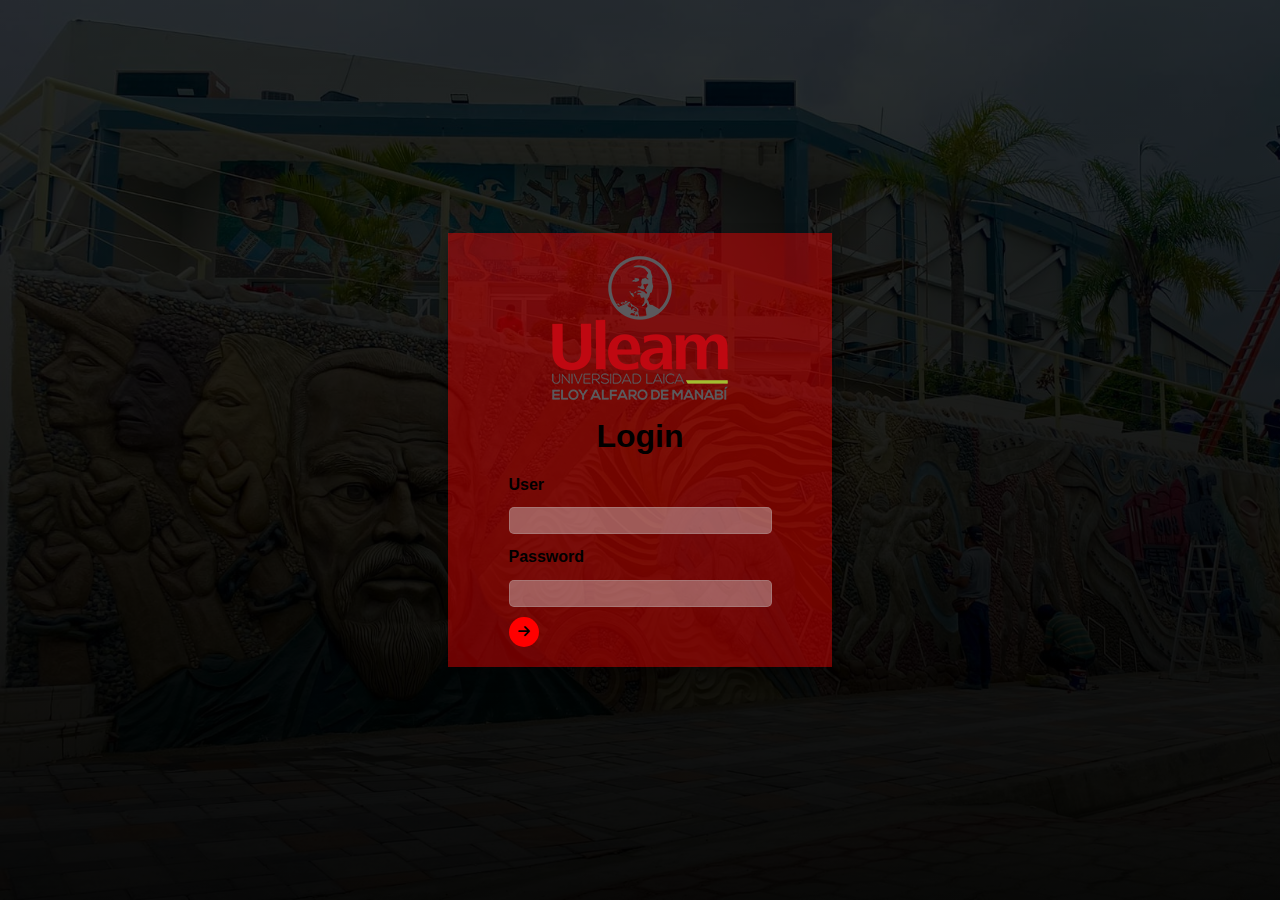
<file: index.html>
<!DOCTYPE html>
<html lang="es">
<head>
    <meta charset="UTF-8">
    <meta name="viewport" content="width=device-width, initial-scale=1.0">
    <link rel="stylesheet" href="stylelogin.css">
    <link rel="stylesheet" href="https://cdnjs.cloudflare.com/ajax/libs/font-awesome/6.7.2/css/all.min.css" integrity="sha512-Evv84Mr4kqVGRNSgIGL/F/aIDqQb7xQ2vcrdIwxfjThSH8CSR7PBEakCr51Ck+w+/U6swU2Im1vVX0SVk9ABhg==" crossorigin="anonymous" referrerpolicy="no-referrer" />
    <title>Login</title>
</head>
<body>
    <div class="container">
        <div class="inner-container">
            <img src="image/LogoUleam.png" alt="Logo Uleam">
            <h1>Login</h1>
            <form action="" id="Formadmin">
                <label for="name">User</label>
                <input type="text" id="name" name="name">
            
                <label for="password">Password</label>
                <input type="password" id="password" name="password">

                <button type="submit" class="save-button"><i class="fa-solid fa-arrow-right"></i></button>
            </form>
        </div>
    </div>
    <script src="js/loginValidation.js"></script>
</body>
</html>
</file>
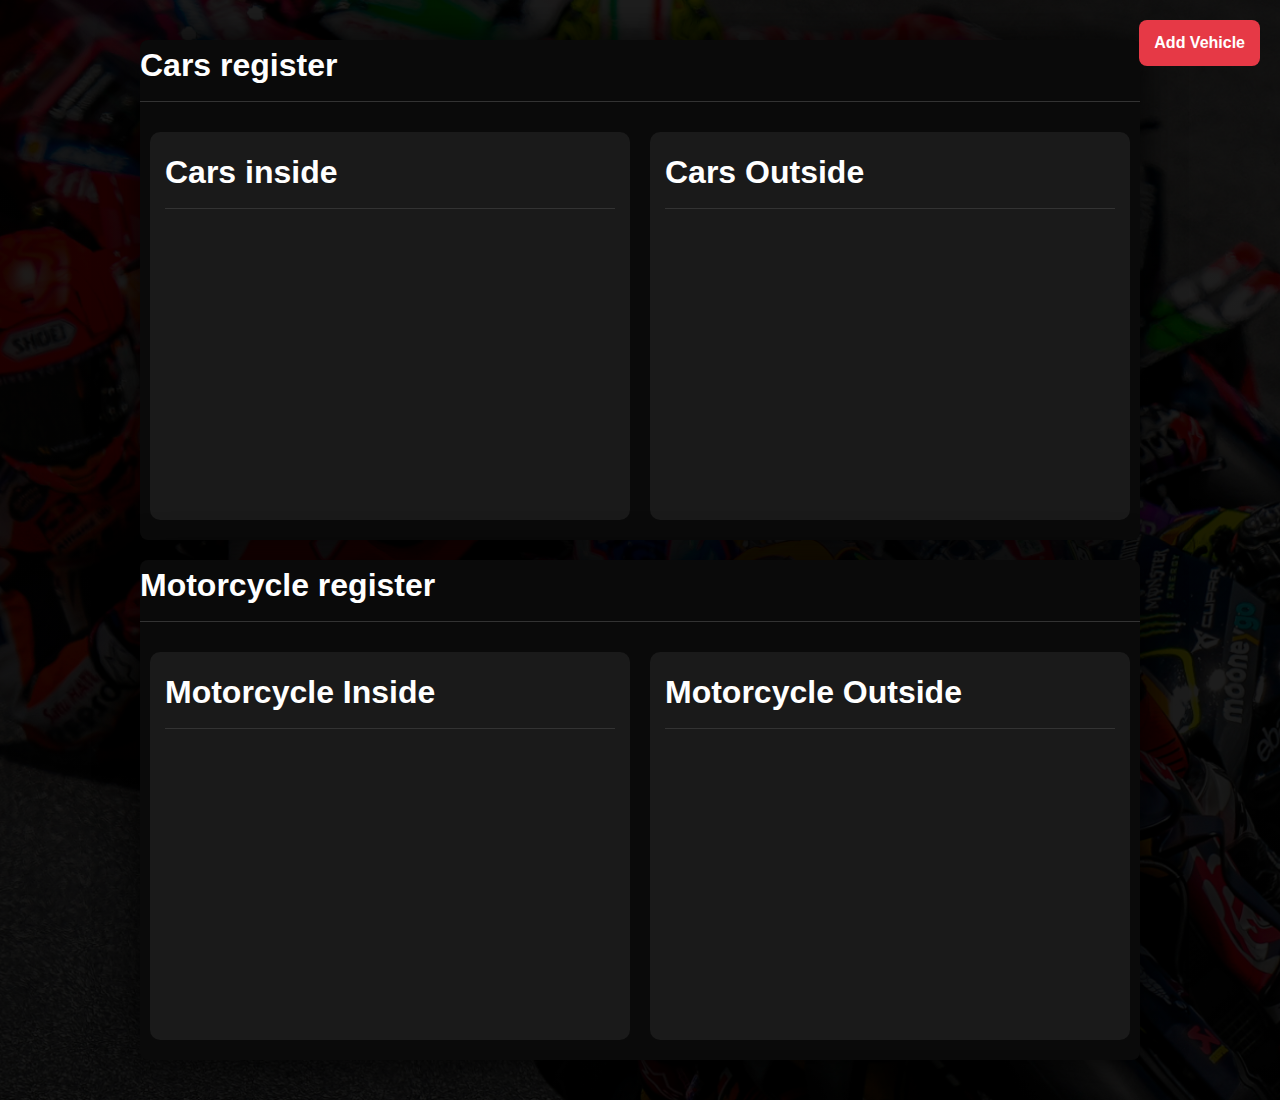
<file: listVehicules.html>
<!DOCTYPE html>
<html lang="en">
<head>
    <meta charset="UTF-8">
    <meta name="viewport" content="width=device-width, initial-scale=1.0">
    <link rel="stylesheet" href="AddVehicleStyle.css">
    <link rel="stylesheet" href="https://cdnjs.cloudflare.com/ajax/libs/font-awesome/6.7.2/css/all.min.css" integrity="sha512-Evv84Mr4kqVGRNSgIGL/F/aIDqQb7xQ2vcrdIwxfjThSH8CSR7PBEakCr51Ck+w+/U6swU2Im1vVX0SVk9ABhg==" crossorigin="anonymous" referrerpolicy="no-referrer" />
    <link rel="stylesheet"
        href="https://cdnjs.cloudflare.com/ajax/libs/animate.css/4.1.1/animate.min.css">
    <title>List Vehicules</title>
</head>
<body>
    <a href="IngresoVehicular.html" class="list-button">Add Vehicle</a>
    <div class="Principalcontainer">
        <div class="container animate__animated animate__backInLeft st" style="flex-direction: column;">
            <h2 class="section-title">Cars register</h2>
            <div class="car-wrapper">
                <div class="carInside">
                    <h2 class="section-title">Cars inside</h2>
                    <div id="car-inside-list"></div>
                </div>

                <div class="carOutside">
                    <h2 class="section-title">Cars Outside</h2>
                    <div id="car-outside-list"></div>
                </div>
            </div>    
        </div>
        <div class="container animate__animated animate__backInLeft" style="flex-direction: column;">
            <h2 class="section-title">Motorcycle register</h2>
            <div class="car-wrapper">
                <div class="motoInside">
                    <h2 class="section-title">Motorcycle Inside</h2>
                    <div id="moto-inside-list"></div>
                </div>
                <div class="motoOutside">
                    <h2 class="section-title">Motorcycle Outside</h2>
                    <div id="moto-outside-list"></div>
                </div>
            </div>
        </div>
    </div>
    <script src="js/ShowVehicles.js"></script>
</body>
</html>
</file>
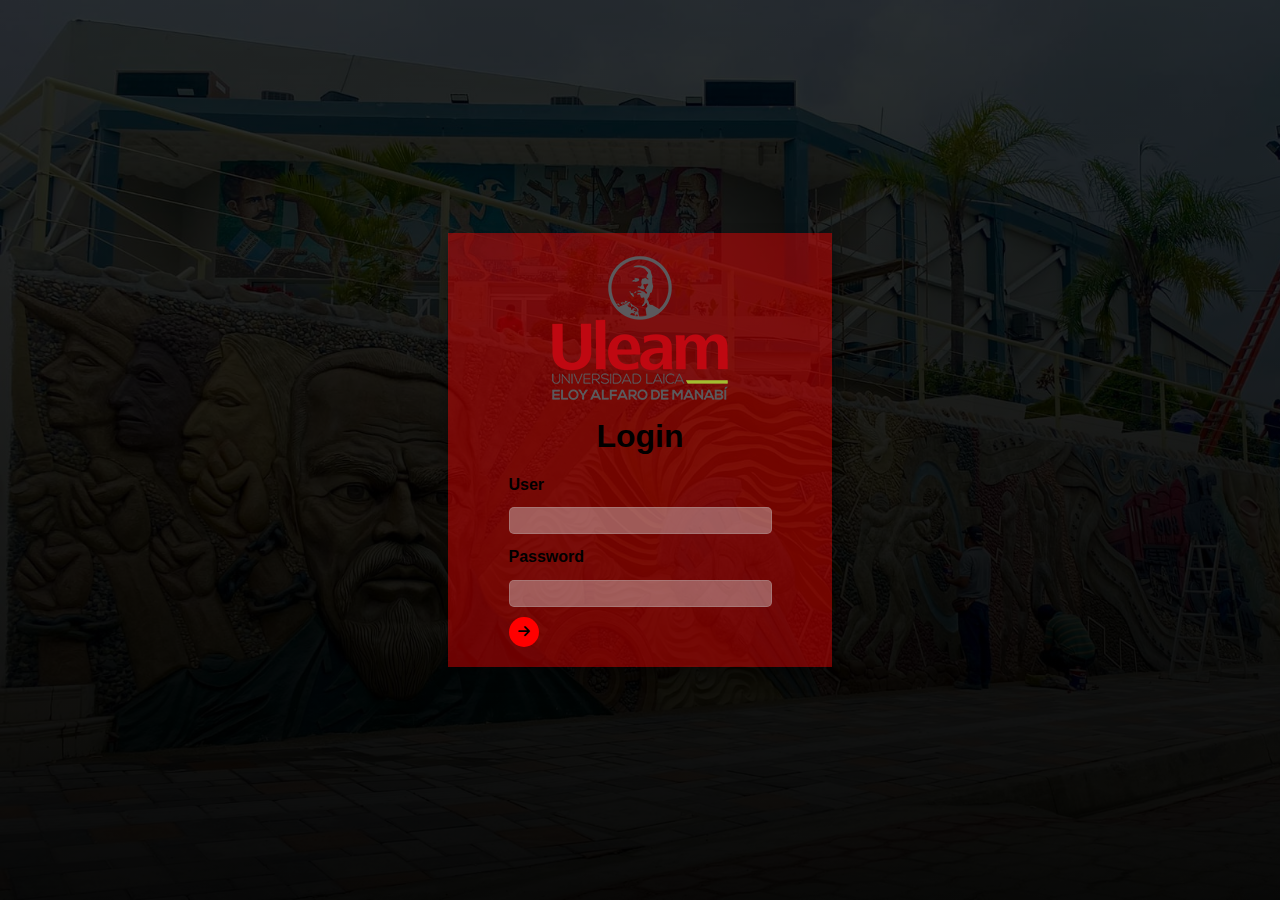
<file: login.html>
<!DOCTYPE html>
<html lang="es">
<head>
    <meta charset="UTF-8">
    <meta name="viewport" content="width=device-width, initial-scale=1.0">
    <link rel="stylesheet" href="stylelogin.css">
    <link rel="stylesheet" href="https://cdnjs.cloudflare.com/ajax/libs/font-awesome/6.7.2/css/all.min.css" integrity="sha512-Evv84Mr4kqVGRNSgIGL/F/aIDqQb7xQ2vcrdIwxfjThSH8CSR7PBEakCr51Ck+w+/U6swU2Im1vVX0SVk9ABhg==" crossorigin="anonymous" referrerpolicy="no-referrer" />
    <title>Login</title>
</head>
<body>
    <div class="container">
        <div class="inner-container">
            <img src="image/LogoUleam.png" alt="Logo Uleam">
            <h1>Login</h1>
            <form action="" id="Formadmin">
                <label for="name">User</label>
                <input type="text" id="name" name="name">
            
                <label for="password">Password</label>
                <input type="password" id="password" name="password">

                <button type="submit" class="save-button"><i class="fa-solid fa-arrow-right"></i></button>
            </form>
        </div>
    </div>
    <script src="loginValidation.js"></script>
</body>
</html>
</file>
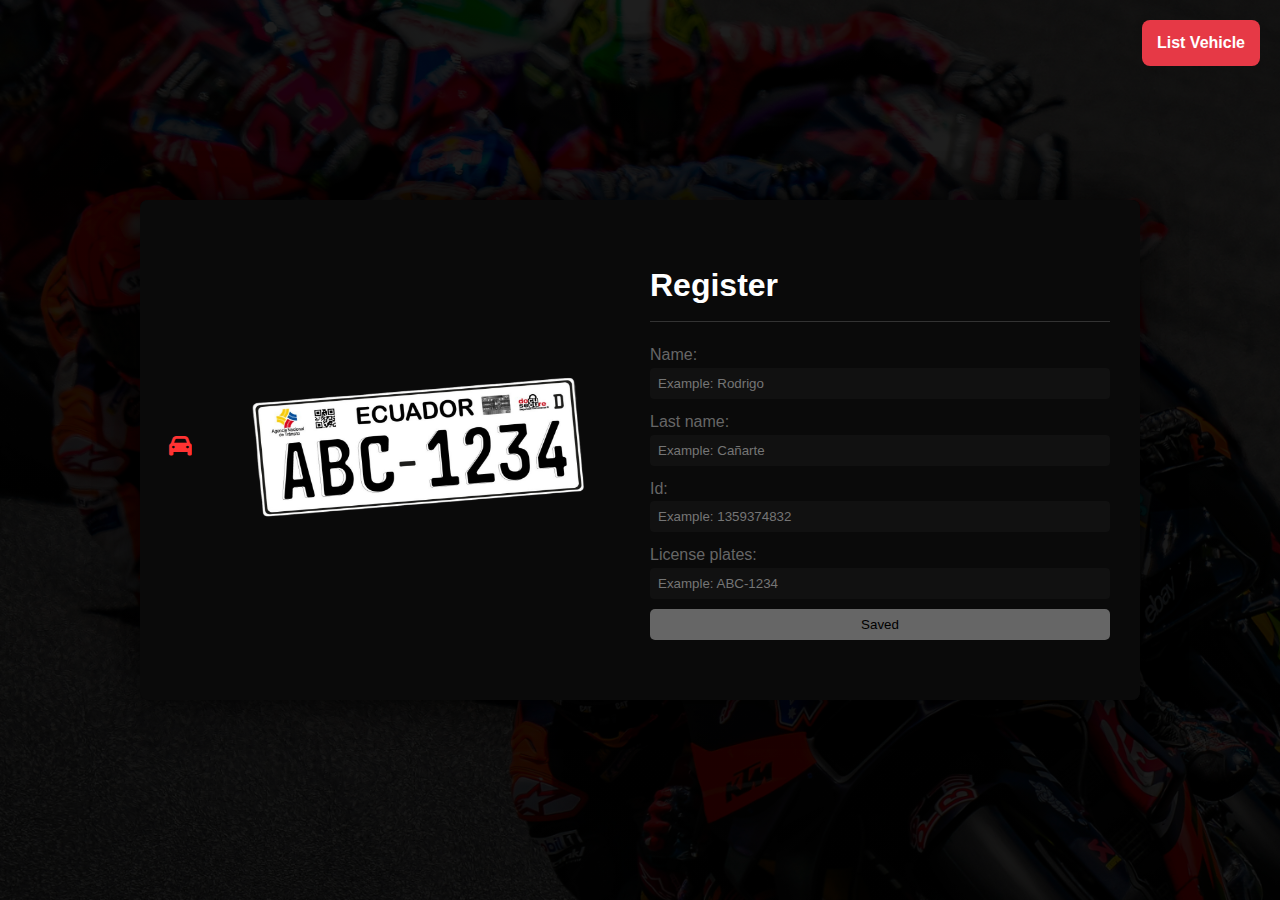
<file: sections/carForm.html>
<!DOCTYPE html>
<html lang="en">
<head>
    <meta charset="UTF-8">
    <meta name="viewport" content="width=device-width, initial-scale=1.0">
    <link rel="stylesheet" href="../AddVehicleStyle.css">
    <link rel="stylesheet" href="https://cdnjs.cloudflare.com/ajax/libs/font-awesome/6.7.2/css/all.min.css" integrity="sha512-Evv84Mr4kqVGRNSgIGL/F/aIDqQb7xQ2vcrdIwxfjThSH8CSR7PBEakCr51Ck+w+/U6swU2Im1vVX0SVk9ABhg==" crossorigin="anonymous" referrerpolicy="no-referrer" />
    <link rel="stylesheet"
        href="https://cdnjs.cloudflare.com/ajax/libs/animate.css/4.1.1/animate.min.css">
    <title>Car Form</title>
</head>
<body>
    <a href="../listVehicules.html" class="list-button">List Vehicle</a>
    <div class="container animate__animated animate__backInLeft">
        <div class="sidebar">
            <div class="nav-icon active-icon"><i 
                class="fa-solid fa-car"></i></div>
        </div>
        <div class="Placa-conteiner">
            <img class="carplaca" src="../image/placaCarro.png" alt="imagen no encontrada">
        </div>
        
        <div class="form-vehicule animate__animated animate__fadeIn">
            <div class="form-inner">
                <h2 class="section-title">Register</h2>
                <form id="carForm">
                <label for="name">Name:</label>
                <input type="text" placeholder="Example: Rodrigo" id="name" name="name" required>

                <label for="lastname">Last name:</label>
                <input type="text" placeholder="Example: Cañarte" id="lastname" name="lastname" required>

                <label for="ID">Id:</label>
                <input type="text" placeholder="Example: 1359374832" name="ID" id="ID" required>

                <label for="licenseplates">License plates:</label>
                <input type="text" placeholder="Example: ABC-1234" name="licenseplates" id="licenseplates" required>

                <button class="save-button" type="submit">Saved</button>
                </form>
            </div>
        </div>
    </div>
    <script src="../validationsForms.js"></script>
</body>
</html>
</file>
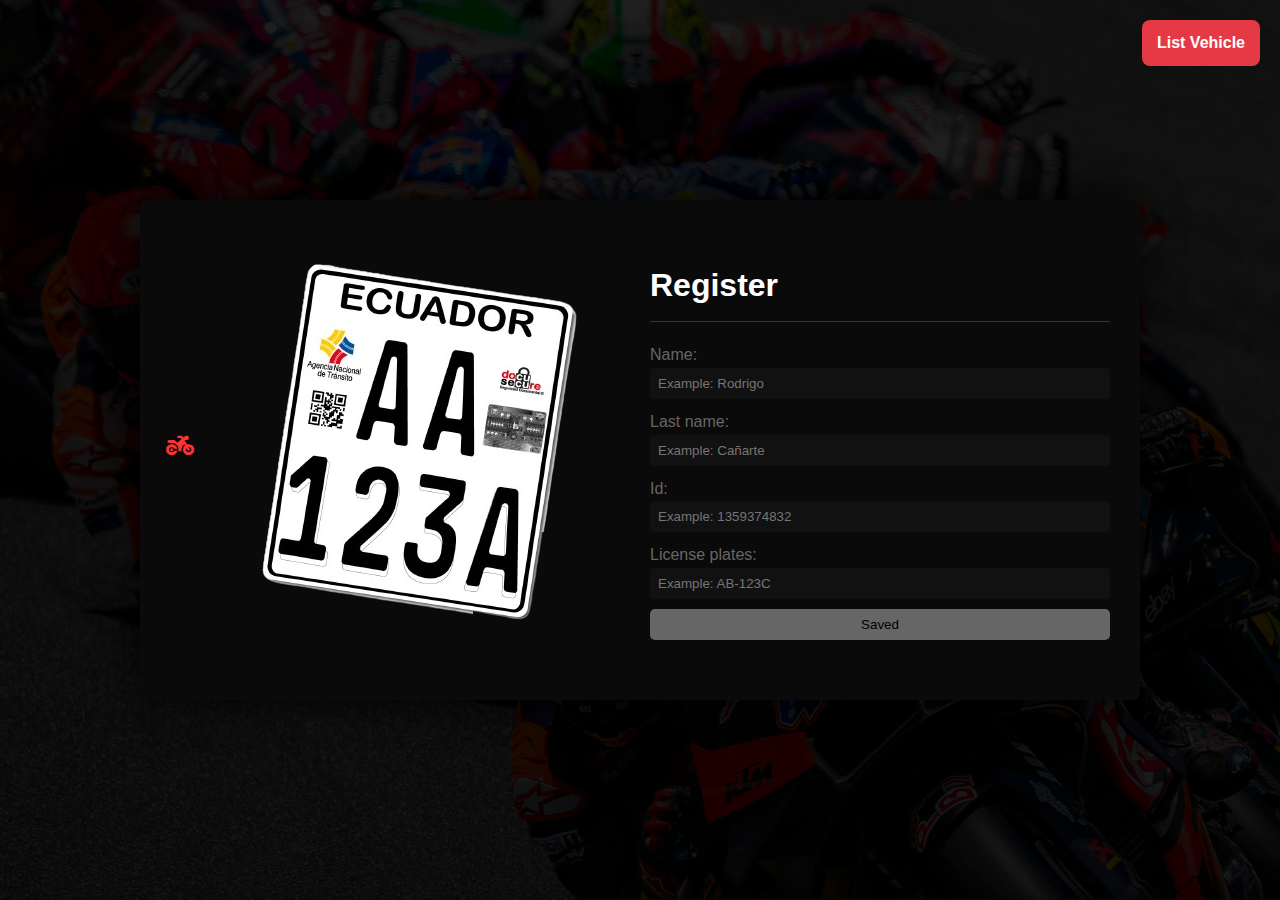
<file: sections/motoForm.html>
<!DOCTYPE html>
<html lang="en">
<head>
    <meta charset="UTF-8">
    <meta name="viewport" content="width=device-width, initial-scale=1.0">
    <link rel="stylesheet" href="../AddVehicleStyle.css">
    <link rel="stylesheet" href="https://cdnjs.cloudflare.com/ajax/libs/font-awesome/6.7.2/css/all.min.css" integrity="sha512-Evv84Mr4kqVGRNSgIGL/F/aIDqQb7xQ2vcrdIwxfjThSH8CSR7PBEakCr51Ck+w+/U6swU2Im1vVX0SVk9ABhg==" crossorigin="anonymous" referrerpolicy="no-referrer" />
    <link rel="stylesheet"
        href="https://cdnjs.cloudflare.com/ajax/libs/animate.css/4.1.1/animate.min.css">
    <title>Motorcycle Form</title>
</head>
<body>
    <a href="../listVehicules.html" class="list-button">List Vehicle</a>
    <div class="container animate__animated animate__backInLeft">
        <div class="sidebar">
            <div class="nav-icon active-icon"><i 
                class="fa-solid fa-motorcycle"></i></div>
        </div>

        <div class="Placa-conteiner">
            <img class="carplac" src="../image/placaMoto.png" alt="imagen no encontrada">
        </div>
        
        <div class="form-vehicule animate__animated animate__fadeIn">
            <div class="form-inner">
                <h2 class="section-title">Register</h2>
                <form id="motoForm">
                <label for="name">Name:</label>
                <input type="text" placeholder="Example: Rodrigo" id="name" name="name" required>

                <label for="lastname">Last name:</label>
                <input type="text" placeholder="Example: Cañarte" id="lastname" name="lastname" required>

                <label for="ID">Id:</label>
                <input type="text" placeholder="Example: 1359374832" name="ID" id="ID" required>

                <label for="licenseplates">License plates:</label>
                <input type="text" placeholder="Example: AB-123C" name="licenseplates" id="licenseplates" required>
                
                <button class="save-button" type="submit">Saved</button>
                </form>
            </div>
        </div>
    </div>
    <script src="../validationsFormsmoto.js"></script>
</body>
</html>
</file>
<file: stylelogin.css>
* {
  margin: 0;
  padding: 0;
  box-sizing: border-box;
  font-family: 'Segoe UI', Tahoma, Geneva, Verdana, sans-serif;
  user-select: none;
}
body{
    background-color: black;
    background-image: linear-gradient(#000000ce, #000000f5), url(image/FondoLogin.jpg);
    background-size: cover;
    line-height: 1.6;
    display: flex;
    justify-content: center;
    align-items: center;
    min-height: 100vh;
    height: 100%;
    margin: 0;
    padding: 0;
}
h1{
    text-align: center;
    color: black;
}

@keyframes slideInFromRight {
    from {
        transform: translateX(100%);
        opacity: 0;
    }
    to {
        transform: translateX(0);
        opacity: 1;
    }
}
.container{
    position: absolute;
    width: 30%;
    background: rgba(255, 0, 0, 0.425);
    padding: 20px;
    display: grid;
    place-items: center;
    border-radius: 0px;
    box-shadow: 0 8px 15px rgba(0, 0, 0, 0.39);
    animation: slideInFromRight 0.5s ease-out forwards;
}
label{
    color: black;
    display: block;
    margin-top: 10px;
    font-weight: bold;
}
input, textarea, button {
    width: 100%;
    padding: 5px;
    margin-top: 10px;
    border: 1px solid #b3a2a25b;
    background-color: #ebebeb5e;
    border-radius: 5px;
}
.save-button {
    width: 30px; 
    height: 30px;
    border: none; 
    border-radius: 50%; 
    background-color: red;
    cursor: pointer; 
}
</file>
<file: AddVehicleStyle.css>
* {
  margin: 0;
  padding: 0;
  box-sizing: border-box;
  font-family: 'Segoe UI', Tahoma, Geneva, Verdana, sans-serif;
  user-select: none;
  scrollbar-width: none;
}

body {
  background-image: linear-gradient(#000000e1, #000000e3), url(image/FondoAddVehicle.jpg);
  background-size: cover;
  background-position: center center;
  background-repeat: no-repeat;
  background-color: #111111;
  color: #ffffff;
  line-height: 1.6;
  display: flex;
  flex-direction: column;
  justify-content: center;
  align-items: center;
  min-height: 100vh;
  height: 100%;
  margin: 0;
  padding: 0;
  scrollbar-width: none;
}

.Principalcontainer{
  display: flex;
  flex-direction: column;
  gap: 20px;
  margin-top: 40px;
  margin-bottom: 40px;
}

.container {
  display: flex;
  width: 1000px;
  height: 500px;
  max-width: 100%;
  box-shadow: 0 0 40px #000000cc;
  background-color: #0a0a0a;
  position: relative;
  overflow: hidden;
  border-radius: 8px;
}

.car-wrapper {
  display: flex;
  flex: 1; /* Ocupa todo el espacio disponible debajo del título */
  gap: 20px;
  margin-bottom: 10px;
  padding: 10px;
  scrollbar-width: none;
}

.carInside, .carOutside {
  flex: 1; /* Cada uno toma el 50% */
  background-color: #1a1a1a;
  border-radius: 10px;
  padding: 15px;
  display: flex;
  flex-direction: column;
  max-height: 390px;
  overflow-y: auto;
  scrollbar-width: none;
}

.motoInside, .motoOutside {
  flex: 1; /* Cada uno toma el 50% */
  background-color: #1a1a1a;
  border-radius: 10px;
  padding: 15px;
  display: flex;
  flex-direction: column;
  max-height: 390px;
  overflow-y: auto;
  scrollbar-width: none;
}

.sidebar {
  width: 80px;
  background-color: #0a0a0a;
  display: flex;
  flex-direction: column;
  align-items: center;
  padding: 30px 0;
  position: relative;
  z-index: 10;
  justify-content: center;
}
.nav-icon {
  margin: 20px;
  width: 22px;
  height: 22px;
  color: #666;
  cursor: pointer;
  transition: color 0.3s;
  justify-content: center;
  display: flex;
}

.nav-icon:hover {
  color: #ff3333;
}

.active-icon {
  color: #ff3333;
  transform: scale(1.4);
  transition: transform 0.3s ease;
}

.AddVehicle-conteiner {
  display: flex;
  flex-direction: column;
  width: 300px;
  background-color: #0a0a0a;
  background-size: cover;
  background-position: center center;
  background-repeat: no-repeat;
  align-items: center;
  justify-content: center;
  text-align: center;
}
.Placa-conteiner {
  display: flex;
  flex-direction: column;
  width: 400px;
  background-color: #0a0a0a;
  background-size: cover;
  background-position: center center;
  background-repeat: no-repeat;
  justify-items: center;
  justify-content: center;
  align-items: center;
  text-align: center;
}
.add-button {
    width: 30px; 
    height: 30px;
    border: none; 
    border-radius: 50%; 
    background-color: #666;
    cursor: pointer;
    transition: background-color 0.3s ease; 
}
.add-button:hover {
    background-color: #ff3333; /* Color rojo al pasar el mouse */
}
.main-section {
  flex: 1;
  display: flex; /* Habilita Flexbox */
  justify-content: center; /* Centra horizontalmente */
  align-items: center; /* Centra verticalmente */
  background-color: rgba(255, 0, 0, 0.589);
}

.form-vehicule {
  flex: 1;
  display: flex;
  background-color: #0a0a0a;
  overflow: auto;
}

.form-vehicule::-webkit-scrollbar {
  display: none;
}

.main-content {
  flex: 1;
  display: flex; /* Habilita Flexbox */
  justify-content: center; /* Centra horizontalmente */
  align-items: center; /* Centra verticalmente */
  overflow: hidden;
}
.main-content::-webkit-scrollbar {
  display: none;
}
model-viewer {
  width: 50vw;
  height: 50vw;
}

.carplaca {
  width: 30vw;
  height: 30vw;
}

.section-title {
  font-size: 32px;
  margin-bottom: 20px;
  padding-bottom: 10px;
  border-bottom: 1px solid #333;
}

.form-inner {
  display: flex;
  flex-direction: column;
  justify-content: center;
  padding: 30px;
  width: 100%;
}

.form-inner form {
  display: flex;
  flex-direction: column;
}

.form-inner label {
  color: #666;
}

.form-inner button {
  background-color: #666;
}

.form-inner input {
  margin-bottom: 10px;
  padding: 8px;
  border: none;
  border-radius: 4px;
  background-color: #141414b3;
  color: #ff3333;
}


input[type="datetime-local"]::-webkit-calendar-picker-indicator,
input[type="time"]::-webkit-calendar-picker-indicator {
  filter: invert(12%) sepia(98%) saturate(7492%) hue-rotate(0deg) brightness(100%) contrast(127%);
  cursor: pointer;
}

.btn-action {
  background-color: #ff3333;
  border: none;
  padding: 8px 12px;
  color: white;
  border-radius: 5px;
  cursor: pointer;
  margin-right: 6px;
  transition: background-color 0.3s ease;
}

.btn-action:hover {
  background-color: #cc2929;
}

.btn-delete {
  background-color: #555555;
  border: none;
  padding: 8px 12px;
  color: white;
  border-radius: 5px;
  cursor: pointer;
  transition: background-color 0.3s ease;
}

.btn-delete:hover {
  background-color: #333333;
}

.save-button{
  background-color: #ff0000;
  border: none;
  padding: 8px 12px;
  color: rgb(0, 0, 0);
  border-radius: 5px;
  cursor: pointer;
  transition: background-color 0.3s ease;
}

.save-button:hover {
  background-color: #ff0101;
}

.list-button {
  position: fixed;
  top: 20px;
  right: 20px;
  background-color: #e63946;
  color: white;
  padding: 10px 15px;
  border: none;
  border-radius: 8px;
  text-decoration: none;
  font-weight: bold;
  z-index: 999;
  transition: background-color 0.3s ease;
}

.list-button:hover {
  background-color: #d62828;
}
</file>
